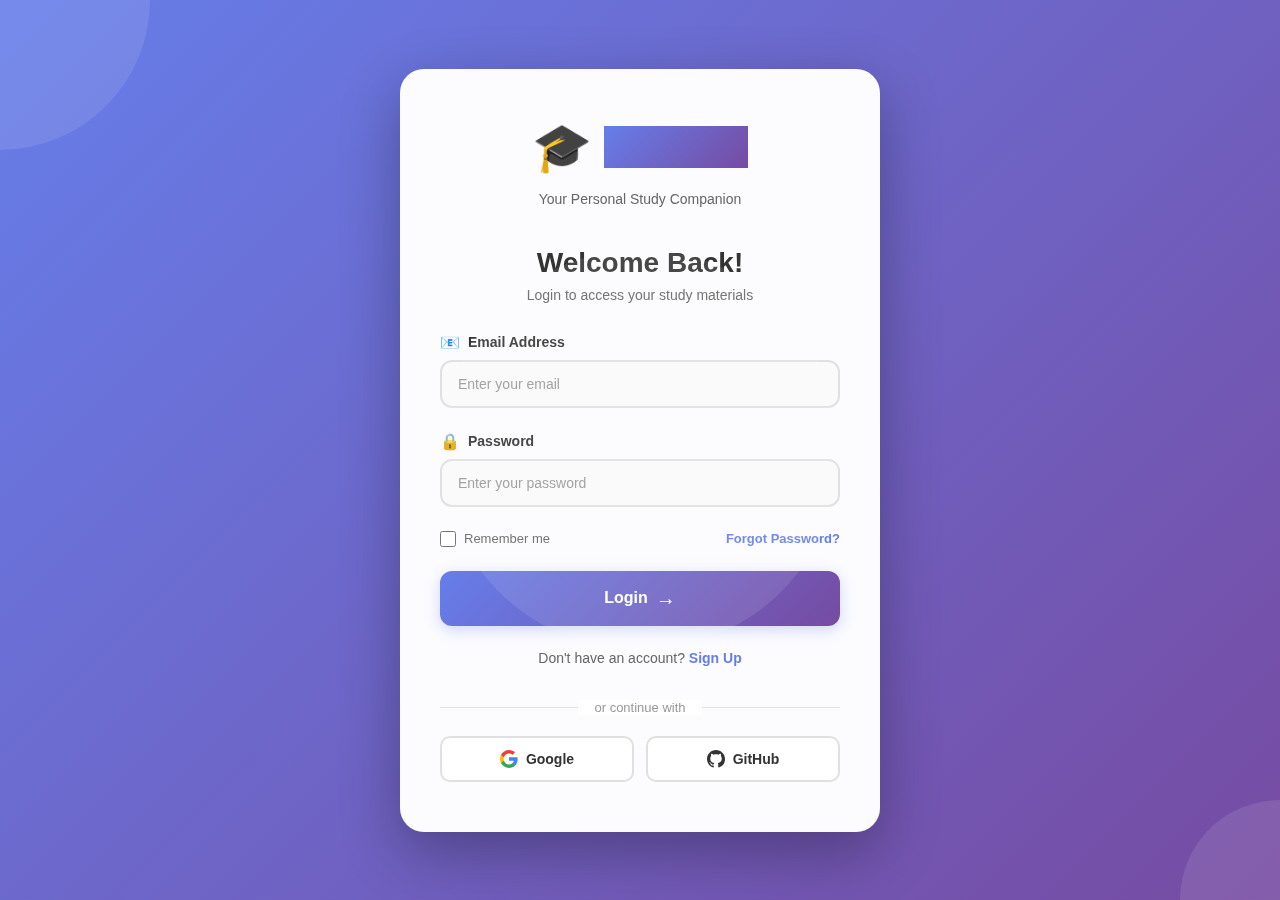
<file: index.html>
<!DOCTYPE html>
<html lang="en">
<head>
    <meta charset="UTF-8">
    <meta name="viewport" content="width=device-width, initial-scale=1.0">
    <title>UniVault - Your Study Companion</title>
    <link rel="stylesheet" href="style.css">
</head>
<body>
    <div class="container">
        <header>
            <div class="logo">
                <span>🎓</span>
                <span>UniVault</span>
            </div>
            <div class="search-bar">
                <span style="margin-right: 10px;">🔍</span>
                <input type="text" placeholder="Search subjects or materials..." id="searchInput">
            </div>
        </header>

        <div class="main-content">
            <!-- Subjects Dashboard -->
            <div id="dashboardView">
                <h1 class="page-title">Your Study Materials</h1>
                <p class="page-subtitle">Select a subject to access PDFs and get help from AI Tutor</p>
                
                <div class="subjects-grid" id="subjectsGrid">
                    <div class="subject-card" data-subject="mathematics">
                        <div class="subject-icon">📐</div>
                        <h3>Mathematics</h3>
                        <p>Calculus, Linear Algebra, Statistics, Differential Equations</p>
                        <span class="pdf-count">12 PDFs</span>
                    </div>
                    
                    <div class="subject-card" data-subject="physics">
                        <div class="subject-icon">⚛️</div>
                        <h3>Physics</h3>
                        <p>Mechanics, Thermodynamics, Quantum Physics, Electromagnetism</p>
                        <span class="pdf-count">15 PDFs</span>
                    </div>
                    
                    <div class="subject-card" data-subject="computer-science">
                        <div class="subject-icon">💻</div>
                        <h3>Computer Science</h3>
                        <p>Data Structures, Algorithms, AI/ML, Database Systems</p>
                        <span class="pdf-count">18 PDFs</span>
                    </div>
                    
                    <div class="subject-card" data-subject="chemistry">
                        <div class="subject-icon">🧪</div>
                        <h3>Chemistry</h3>
                        <p>Organic Chemistry, Inorganic, Physical Chemistry</p>
                        <span class="pdf-count">10 PDFs</span>
                    </div>

                    <div class="subject-card" data-subject="biology">
                        <div class="subject-icon">🧬</div>
                        <h3>Biology</h3>
                        <p>Cell Biology, Genetics, Microbiology, Ecology</p>
                        <span class="pdf-count">14 PDFs</span>
                    </div>

                    <div class="subject-card" data-subject="engineering">
                        <div class="subject-icon">⚙️</div>
                        <h3>Engineering</h3>
                        <p>Mechanical, Electrical, Civil, Software Engineering</p>
                        <span class="pdf-count">20 PDFs</span>
                    </div>
                </div>
            </div>

            <!-- Subject Detail View -->
            <div id="subjectDetailView" class="subject-detail">
                <button class="back-btn" id="backBtn">← Back to Subjects</button>
                
                <div class="subject-header">
                    <span class="icon" id="subjectIcon"></span>
                    <div>
                        <h2 id="subjectTitle"></h2>
                        <p class="page-subtitle" id="subjectDesc"></p>
                    </div>
                </div>

                <h3 style="margin-bottom: 20px; color: #333;">Available Study Materials</h3>
                <div class="pdf-grid" id="pdfGrid">
                    <!-- PDFs will be loaded here -->
                </div>

                <!-- AI Tutor Section -->
                <div class="ai-section">
                    <div class="ai-header">
                        <span class="ai-icon">🤖</span>
                        <h3>AI Tutor - Gemini</h3>
                        <span class="status">● Online</span>
                    </div>
                    
                    <div class="chat-container">
                        <div class="chat-messages" id="chatMessages">
                            <div class="message ai">
                                <div class="message-avatar">🤖</div>
                                <div class="message-content">
                                    Hello! I'm your AI tutor powered by Google Gemini. I can help you understand concepts, solve problems, and answer questions about your study materials. How can I assist you today?
                                </div>
                            </div>
                        </div>
                        
                        <div class="chat-input-area">
                            <input type="text" id="chatInput" placeholder="Ask me anything about your studies...">
                            <button class="send-btn" id="sendBtn">Send</button>
                        </div>
                    </div>
                </div>
            </div>
        </div>
    </div>

    <script src="script.js"></script>
</body>
</html>
</file>
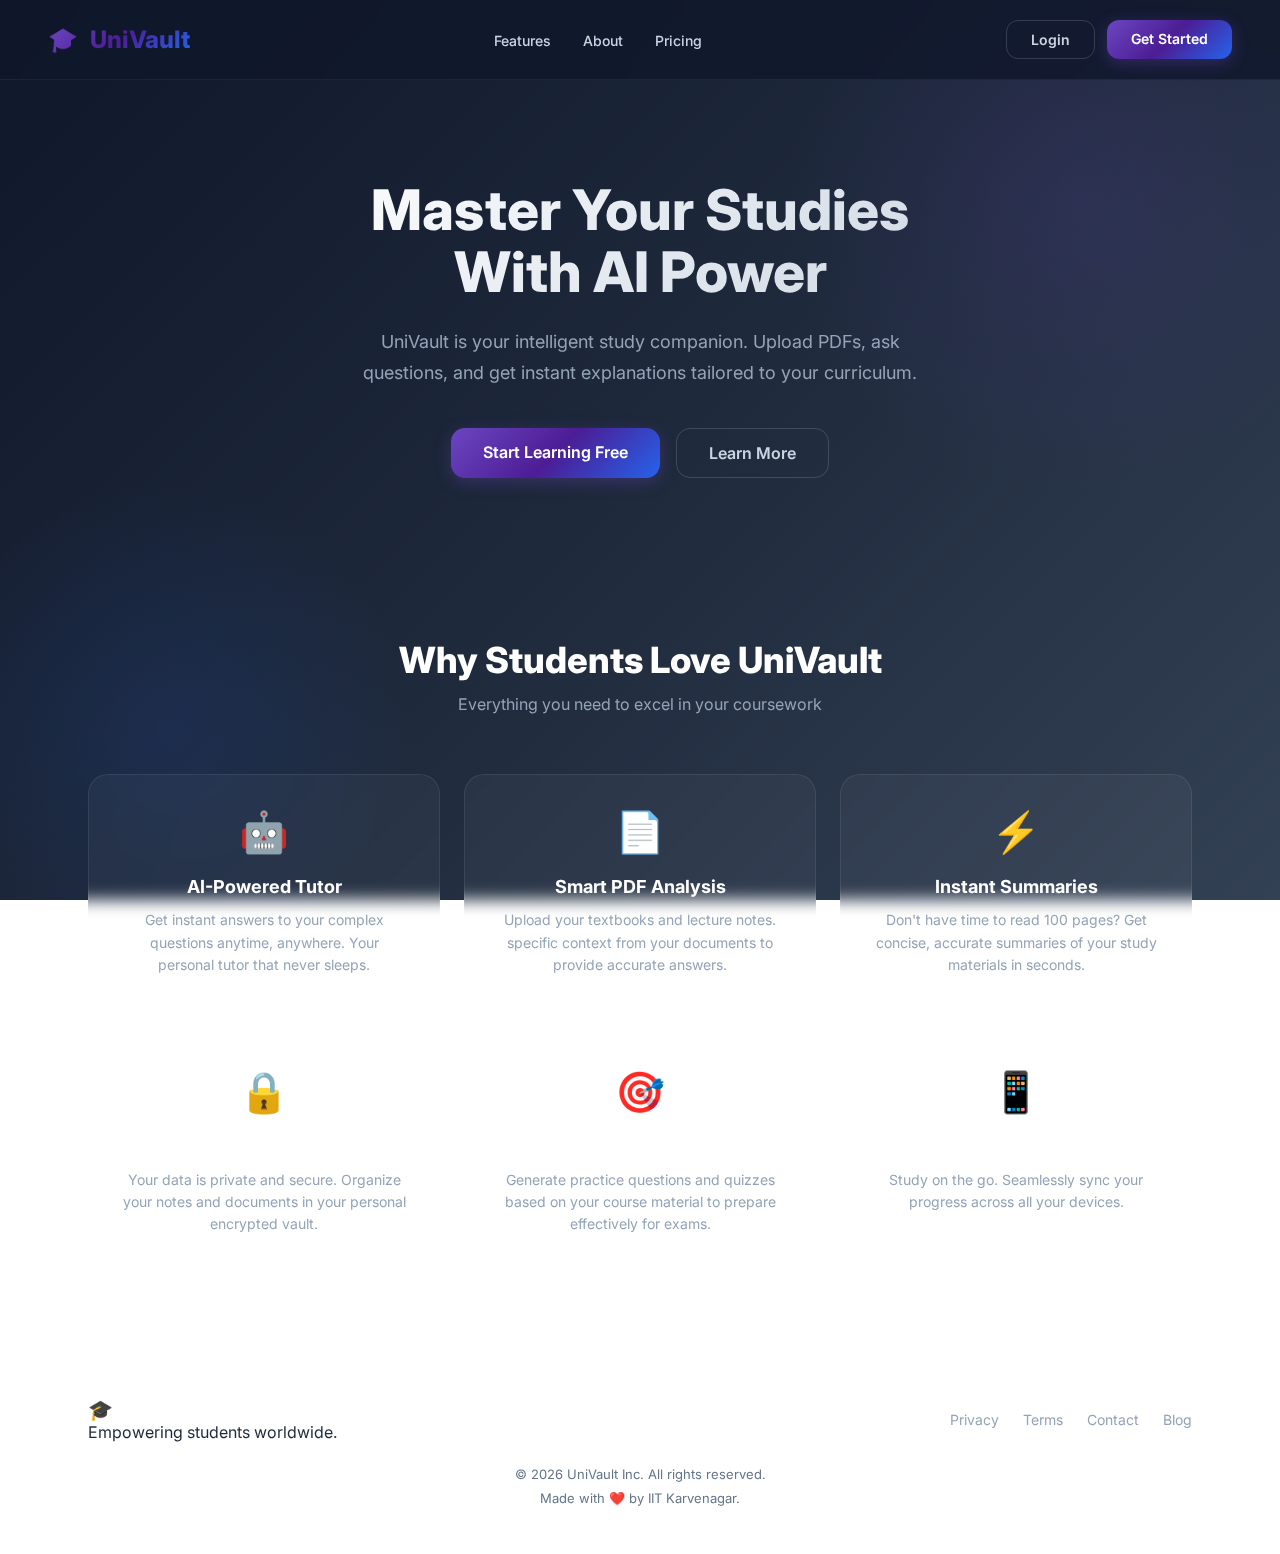
<file: client/index.html>
<!DOCTYPE html>
<html lang="en">

<head>
    <meta charset="UTF-8">
    <meta name="viewport" content="width=device-width, initial-scale=1.0">
    <title>UniVault - AI Study Companion</title>
    <link rel="stylesheet" href="assets/style.css">
    <link href="https://fonts.googleapis.com/css2?family=Inter:wght@400;500;600;700;800&display=swap" rel="stylesheet">
</head>

<body>
    <div class="background-wrapper"></div>

    <nav class="navbar">
        <a href="#" class="logo">
            <span>🎓</span>
            <span>UniVault</span>
        </a>
        <ul class="nav-links">
            <li><a href="#features">Features</a></li>
            <li><a href="#about">About</a></li>
            <li><a href="#pricing">Pricing</a></li>
        </ul>
        <div class="auth-buttons">
            <a href="../auth/login.html" class="btn btn-login">Login</a>
            <a href="../auth/login.html#register" class="btn btn-signup">Get Started</a>
        </div>
    </nav>

    <section class="hero">
        <h1>Master Your Studies<br>With AI Power</h1>
        <p>UniVault is your intelligent study companion. Upload PDFs, ask questions, and get instant explanations
            tailored to your curriculum.</p>
        <div class="cta-group">
            <a href="../auth/login.html#register" class="btn btn-signup hero-btn">Start Learning Free</a>
            <a href="#features" class="btn btn-login hero-btn">Learn More</a>
        </div>
    </section>

    <section id="features" class="features">
        <div class="section-header">
            <h2>Why Students Love UniVault</h2>
            <p>Everything you need to excel in your coursework</p>
        </div>

        <div class="features-grid">
            <div class="feature-card">
                <span class="feature-icon">🤖</span>
                <h3>AI-Powered Tutor</h3>
                <p>Get instant answers to your complex questions anytime, anywhere. Your personal tutor that never
                    sleeps.</p>
            </div>
            <div class="feature-card">
                <span class="feature-icon">📄</span>
                <h3>Smart PDF Analysis</h3>
                <p>Upload your textbooks and lecture notes. specific context from your documents to provide accurate
                    answers.</p>
            </div>
            <div class="feature-card">
                <span class="feature-icon">⚡</span>
                <h3>Instant Summaries</h3>
                <p>Don't have time to read 100 pages? Get concise, accurate summaries of your study materials in
                    seconds.</p>
            </div>
            <div class="feature-card">
                <span class="feature-icon">🔒</span>
                <h3>Secure Vault</h3>
                <p>Your data is private and secure. Organize your notes and documents in your personal encrypted vault.
                </p>
            </div>
            <div class="feature-card">
                <span class="feature-icon">🎯</span>
                <h3>Exam Prep</h3>
                <p>Generate practice questions and quizzes based on your course material to prepare effectively for
                    exams.</p>
            </div>
            <div class="feature-card">
                <span class="feature-icon">📱</span>
                <h3>Access Anywhere</h3>
                <p>Study on the go. Seamlessly sync your progress across all your devices.</p>
            </div>
        </div>
    </section>

    <footer>
        <div class="footer-content">
            <div class="footer-brand">
                <a href="#" class="footer-logo">🎓 UniVault</a>
                <p style="color: var(--text-secondary-light);">Empowering students worldwide.</p>
            </div>
            <div class="footer-links">
                <a href="#">Privacy</a>
                <a href="#">Terms</a>
                <a href="#">Contact</a>
                <a href="#">Blog</a>
            </div>
        </div>
        <div class="copyright">
            &copy; 2026 UniVault Inc. All rights reserved.
        </div>
        <div class="made-with">
            Made with ❤️ by IIT Karvenagar.
        </div>
    </footer>
</body>

</html>
</file>
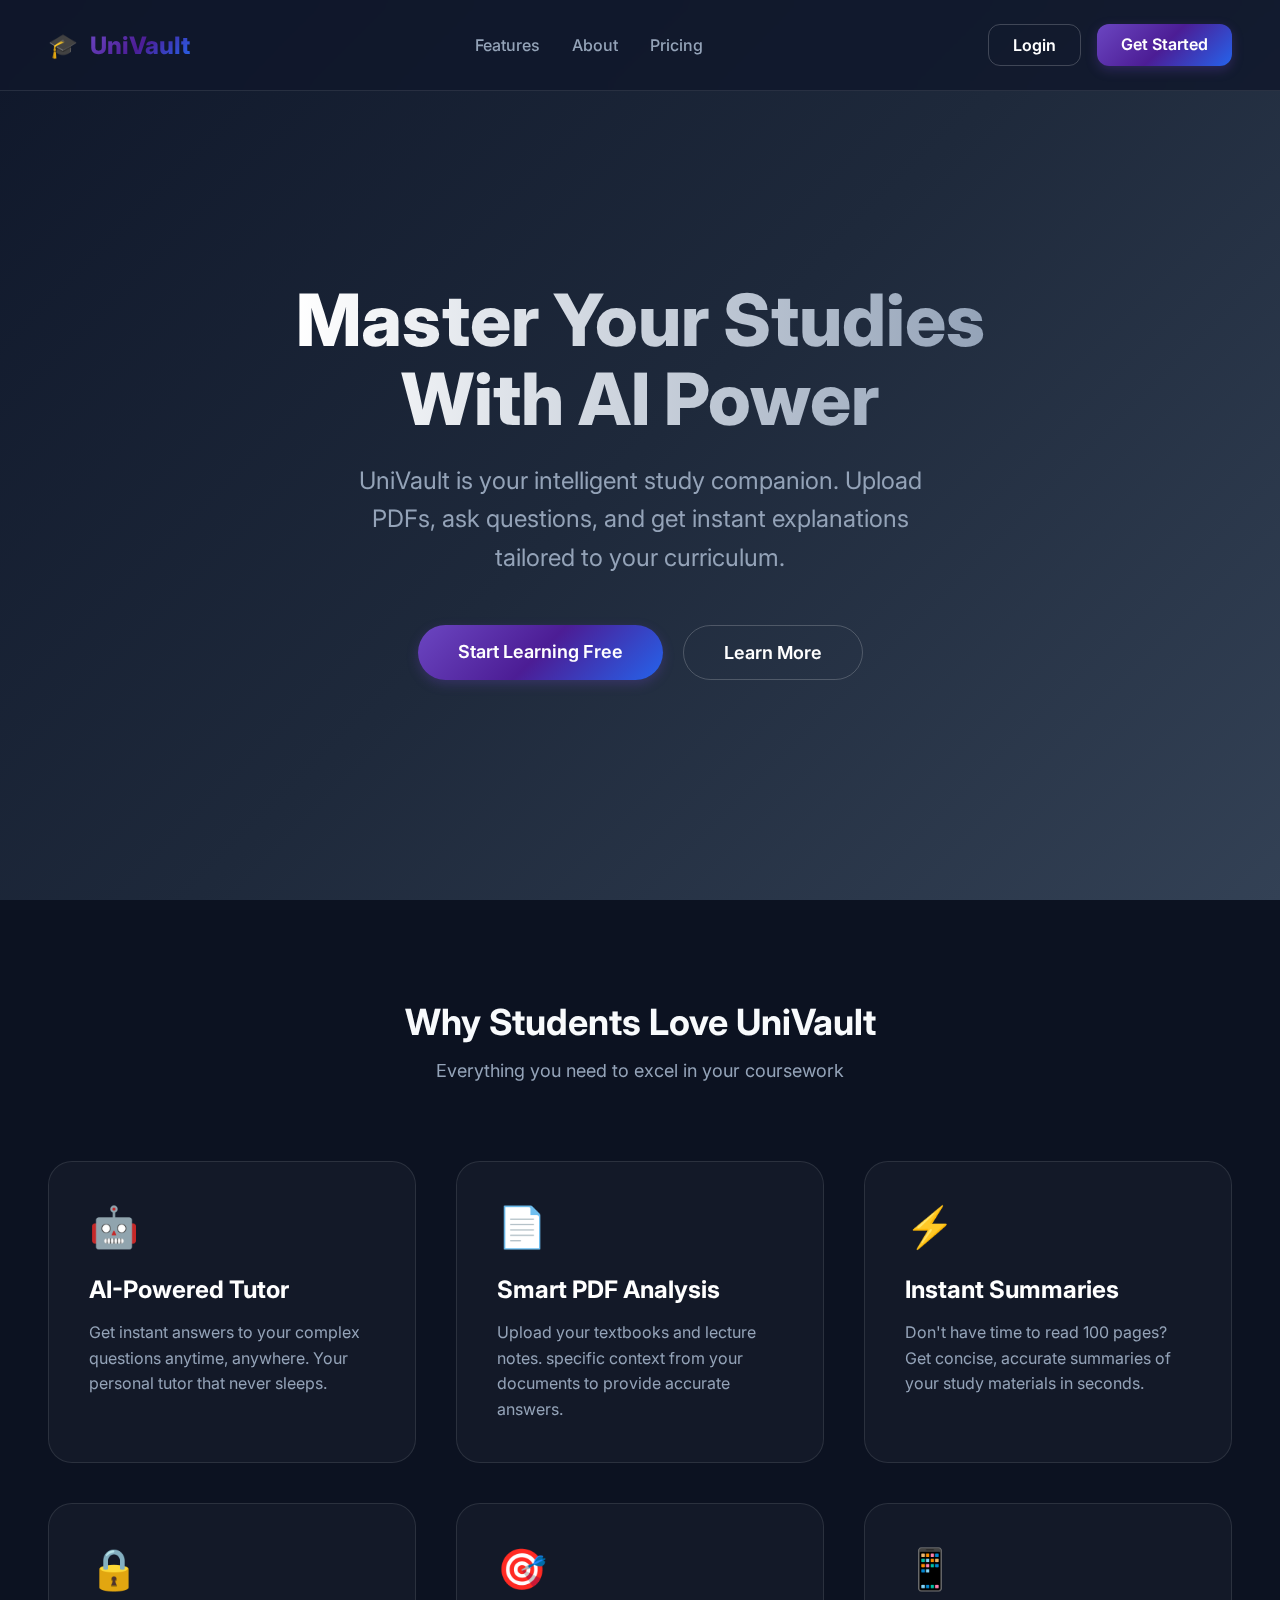
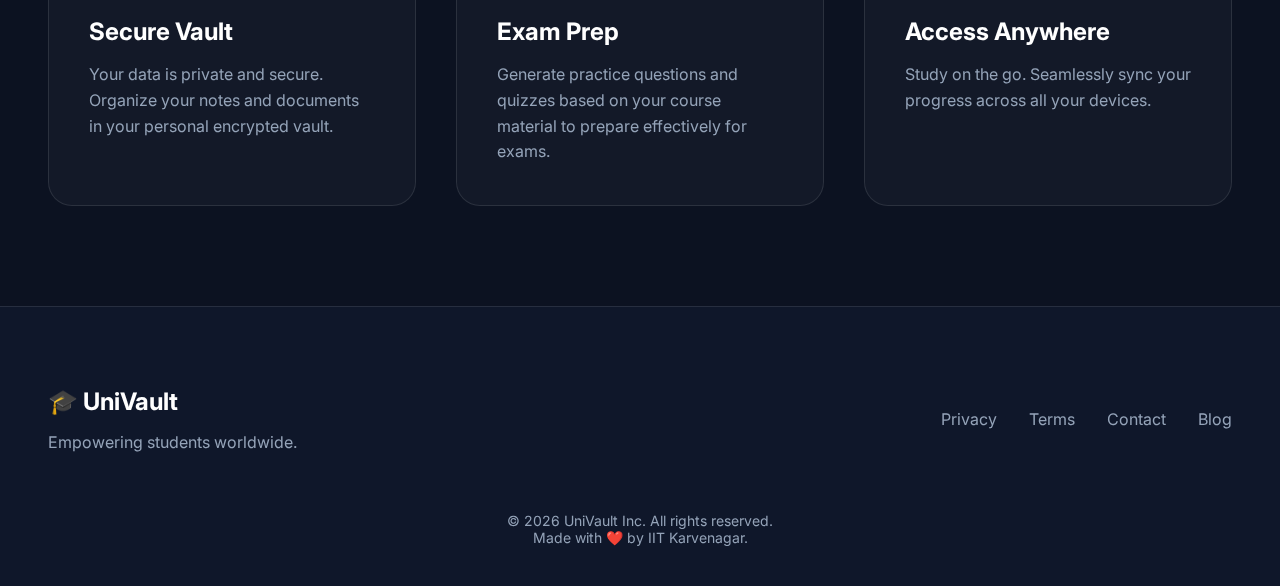
<file: home/index.html>
<!DOCTYPE html>
<html lang="en">

<head>
    <meta charset="UTF-8">
    <meta name="viewport" content="width=device-width, initial-scale=1.0">
    <title>UniVault - AI Study Companion</title>
    <link rel="stylesheet" href="style.css">
    <link href="https://fonts.googleapis.com/css2?family=Inter:wght@400;500;600;700;800&display=swap" rel="stylesheet">
</head>

<body>
    <div class="background-wrapper"></div>

    <nav class="navbar">
        <a href="#" class="logo">
            <span>🎓</span>
            <span>UniVault</span>
        </a>
        <ul class="nav-links">
            <li><a href="#features">Features</a></li>
            <li><a href="#about">About</a></li>
            <li><a href="#pricing">Pricing</a></li>
        </ul>
        <div class="auth-buttons">
            <a href="../auth/login.html" class="btn btn-login">Login</a>
            <a href="../auth/login.html#register" class="btn btn-signup">Get Started</a>
        </div>
    </nav>

    <section class="hero">
        <h1>Master Your Studies<br>With AI Power</h1>
        <p>UniVault is your intelligent study companion. Upload PDFs, ask questions, and get instant explanations
            tailored to your curriculum.</p>
        <div class="cta-group">
            <a href="../auth/login.html#register" class="btn btn-signup hero-btn">Start Learning Free</a>
            <a href="#features" class="btn btn-login hero-btn">Learn More</a>
        </div>
    </section>

    <section id="features" class="features">
        <div class="section-header">
            <h2>Why Students Love UniVault</h2>
            <p>Everything you need to excel in your coursework</p>
        </div>

        <div class="features-grid">
            <div class="feature-card">
                <span class="feature-icon">🤖</span>
                <h3>AI-Powered Tutor</h3>
                <p>Get instant answers to your complex questions anytime, anywhere. Your personal tutor that never
                    sleeps.</p>
            </div>
            <div class="feature-card">
                <span class="feature-icon">📄</span>
                <h3>Smart PDF Analysis</h3>
                <p>Upload your textbooks and lecture notes. specific context from your documents to provide accurate
                    answers.</p>
            </div>
            <div class="feature-card">
                <span class="feature-icon">⚡</span>
                <h3>Instant Summaries</h3>
                <p>Don't have time to read 100 pages? Get concise, accurate summaries of your study materials in
                    seconds.</p>
            </div>
            <div class="feature-card">
                <span class="feature-icon">🔒</span>
                <h3>Secure Vault</h3>
                <p>Your data is private and secure. Organize your notes and documents in your personal encrypted vault.
                </p>
            </div>
            <div class="feature-card">
                <span class="feature-icon">🎯</span>
                <h3>Exam Prep</h3>
                <p>Generate practice questions and quizzes based on your course material to prepare effectively for
                    exams.</p>
            </div>
            <div class="feature-card">
                <span class="feature-icon">📱</span>
                <h3>Access Anywhere</h3>
                <p>Study on the go. Seamlessly sync your progress across all your devices.</p>
            </div>
        </div>
    </section>

    <footer>
        <div class="footer-content">
            <div class="footer-brand">
                <a href="#" class="footer-logo">🎓 UniVault</a>
                <p style="color: var(--text-secondary-light);">Empowering students worldwide.</p>
            </div>
            <div class="footer-links">
                <a href="#">Privacy</a>
                <a href="#">Terms</a>
                <a href="#">Contact</a>
                <a href="#">Blog</a>
            </div>
        </div>
        <div class="copyright">
            &copy; 2026 UniVault Inc. All rights reserved.
        </div>
        <div class="made-with">
            Made with ❤️ by IIT Karvenagar.
        </div>
    </footer>
</body>

</html>
</file>
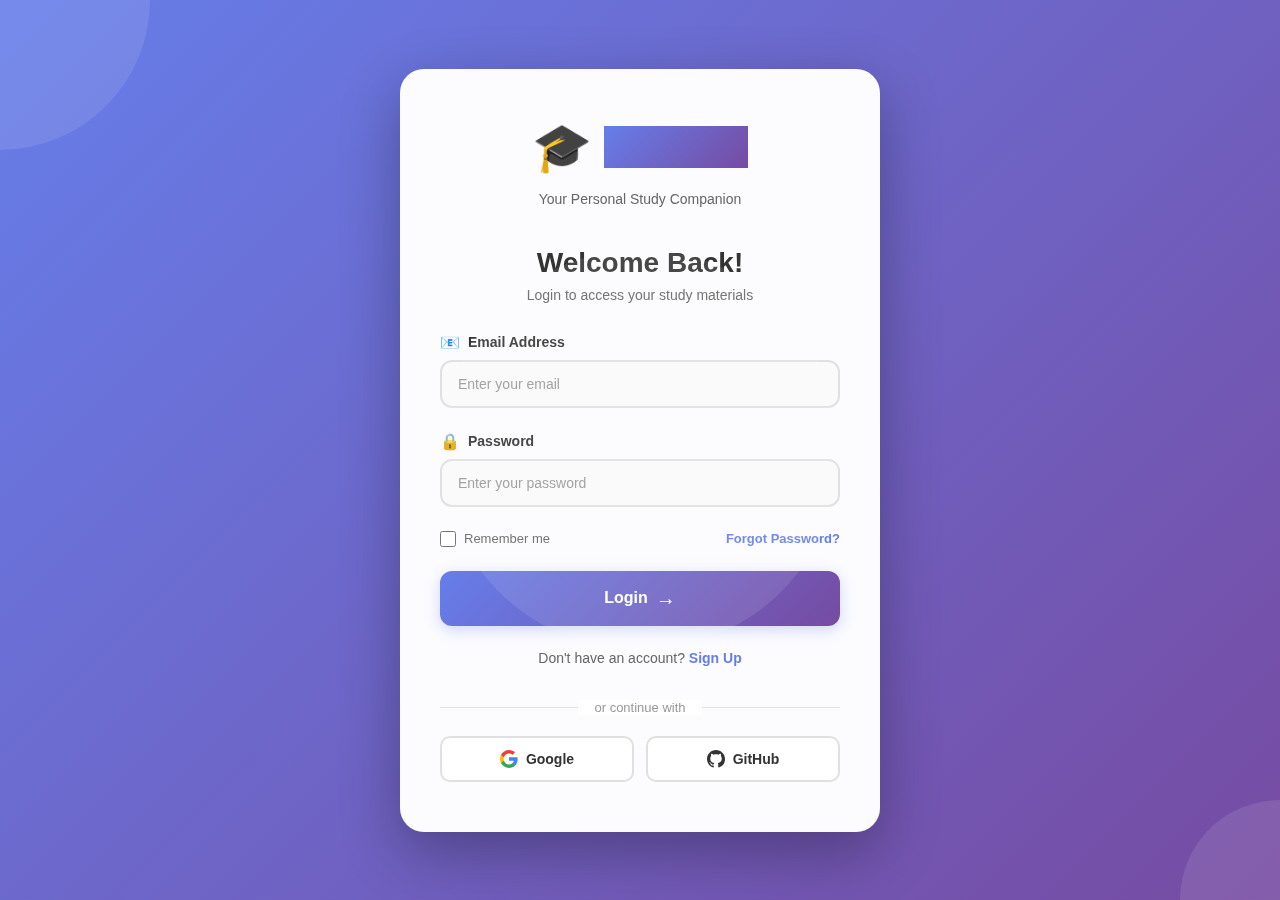
<file: login.html>
<!DOCTYPE html>
<html lang="en">
<head>
    <meta charset="UTF-8">
    <meta name="viewport" content="width=device-width, initial-scale=1.0">
    <title>UniVault - Login & Register</title>
    <link rel="stylesheet" href="auth.css">
</head>
<body>
    <div class="auth-container">
        <div class="auth-box">
            <div class="logo-section">
                <div class="logo">
                    <span class="logo-icon">🎓</span>
                    <span class="logo-text">UniVault</span>
                </div>
                <p class="tagline">Your Personal Study Companion</p>
            </div>

            <!-- Login Form -->
            <div id="loginForm" class="form-container active">
                <h2 class="form-title">Welcome Back!</h2>
                <p class="form-subtitle">Login to access your study materials</p>

                <div id="loginMessage" class="message-box"></div>

                <form id="loginFormElement">
                    <div class="form-group">
                        <label for="loginEmail">
                            <span class="label-icon">📧</span>
                            Email Address
                        </label>
                        <input 
                            type="email" 
                            id="loginEmail" 
                            placeholder="Enter your email"
                            required
                        >
                    </div>

                    <div class="form-group">
                        <label for="loginPassword">
                            <span class="label-icon">🔒</span>
                            Password
                        </label>
                        <input 
                            type="password" 
                            id="loginPassword" 
                            placeholder="Enter your password"
                            required
                        >
                    </div>

                    <div class="form-options">
                        <label class="remember-me">
                            <input type="checkbox" id="rememberMe">
                            <span>Remember me</span>
                        </label>
                        <a href="#" class="forgot-password">Forgot Password?</a>
                    </div>

                    <button type="submit" class="btn btn-primary">
                        <span>Login</span>
                        <span class="btn-icon">→</span>
                    </button>
                </form>

                <div class="form-footer">
                    <p>Don't have an account? 
                        <a href="#" id="showRegister" class="toggle-link">Sign Up</a>
                    </p>
                </div>
            </div>

            <!-- Register Form -->
            <div id="registerForm" class="form-container">
                <h2 class="form-title">Create Account</h2>
                <p class="form-subtitle">Join UniVault and start learning today</p>

                <div id="registerMessage" class="message-box"></div>

                <form id="registerFormElement">
                    <div class="form-group">
                        <label for="registerName">
                            <span class="label-icon">👤</span>
                            Full Name
                        </label>
                        <input 
                            type="text" 
                            id="registerName" 
                            placeholder="Enter your full name"
                            required
                        >
                    </div>

                    <div class="form-group">
                        <label for="registerEmail">
                            <span class="label-icon">📧</span>
                            Email Address
                        </label>
                        <input 
                            type="email" 
                            id="registerEmail" 
                            placeholder="Enter your email"
                            required
                        >
                    </div>

                    <div class="form-group">
                        <label for="registerPassword">
                            <span class="label-icon">🔒</span>
                            Password
                        </label>
                        <input 
                            type="password" 
                            id="registerPassword" 
                            placeholder="Create a strong password"
                            required
                            minlength="6"
                        >
                    </div>

                    <div class="form-group">
                        <label for="confirmPassword">
                            <span class="label-icon">🔒</span>
                            Confirm Password
                        </label>
                        <input 
                            type="password" 
                            id="confirmPassword" 
                            placeholder="Confirm your password"
                            required
                            minlength="6"
                        >
                    </div>

                    <div class="form-options">
                        <label class="remember-me">
                            <input type="checkbox" id="agreeTerms" required>
                            <span>I agree to the <a href="#" class="terms-link">Terms & Conditions</a></span>
                        </label>
                    </div>

                    <button type="submit" class="btn btn-primary">
                        <span>Create Account</span>
                        <span class="btn-icon">→</span>
                    </button>
                </form>

                <div class="form-footer">
                    <p>Already have an account? 
                        <a href="#" id="showLogin" class="toggle-link">Login</a>
                    </p>
                </div>
            </div>

            <!-- Social Login Options -->
            <div class="social-login">
                <div class="divider">
                    <span>or continue with</span>
                </div>
                <div class="social-buttons">
                    <button class="social-btn google-btn">
                        <svg width="18" height="18" viewBox="0 0 18 18">
                            <path fill="#4285F4" d="M17.64 9.2c0-.637-.057-1.251-.164-1.84H9v3.481h4.844c-.209 1.125-.843 2.078-1.796 2.717v2.258h2.908c1.702-1.567 2.684-3.874 2.684-6.615z"/>
                            <path fill="#34A853" d="M9.003 18c2.43 0 4.467-.806 5.956-2.18L12.05 13.56c-.806.54-1.836.86-3.047.86-2.344 0-4.328-1.584-5.036-3.711H.96v2.332C2.44 15.983 5.485 18 9.003 18z"/>
                            <path fill="#FBBC05" d="M3.964 10.712c-.18-.54-.282-1.117-.282-1.71 0-.593.102-1.17.282-1.71V4.96H.957C.347 6.175 0 7.55 0 9.002c0 1.452.348 2.827.957 4.042l3.007-2.332z"/>
                            <path fill="#EA4335" d="M9.003 3.58c1.321 0 2.508.454 3.44 1.345l2.582-2.58C13.464.891 11.426 0 9.003 0 5.485 0 2.44 2.017.96 4.958L3.967 7.29c.708-2.127 2.692-3.71 5.036-3.71z"/>
                        </svg>
                        Google
                    </button>
                    <button class="social-btn github-btn">
                        <svg width="18" height="18" viewBox="0 0 16 16" fill="currentColor">
                            <path d="M8 0C3.58 0 0 3.58 0 8c0 3.54 2.29 6.53 5.47 7.59.4.07.55-.17.55-.38 0-.19-.01-.82-.01-1.49-2.01.37-2.53-.49-2.69-.94-.09-.23-.48-.94-.82-1.13-.28-.15-.68-.52-.01-.53.63-.01 1.08.58 1.23.82.72 1.21 1.87.87 2.33.66.07-.52.28-.87.51-1.07-1.78-.2-3.64-.89-3.64-3.95 0-.87.31-1.59.82-2.15-.08-.2-.36-1.02.08-2.12 0 0 .67-.21 2.2.82.64-.18 1.32-.27 2-.27.68 0 1.36.09 2 .27 1.53-1.04 2.2-.82 2.2-.82.44 1.1.16 1.92.08 2.12.51.56.82 1.27.82 2.15 0 3.07-1.87 3.75-3.65 3.95.29.25.54.73.54 1.48 0 1.07-.01 1.93-.01 2.2 0 .21.15.46.55.38A8.013 8.013 0 0016 8c0-4.42-3.58-8-8-8z"/>
                        </svg>
                        GitHub
                    </button>
                </div>
            </div>
        </div>

        <!-- Decorative Background -->
        <div class="background-decoration">
            <div class="circle circle-1"></div>
            <div class="circle circle-2"></div>
            <div class="circle circle-3"></div>
        </div>
    </div>

    <script src="auth.js"></script>
</body>
</html>
</file>
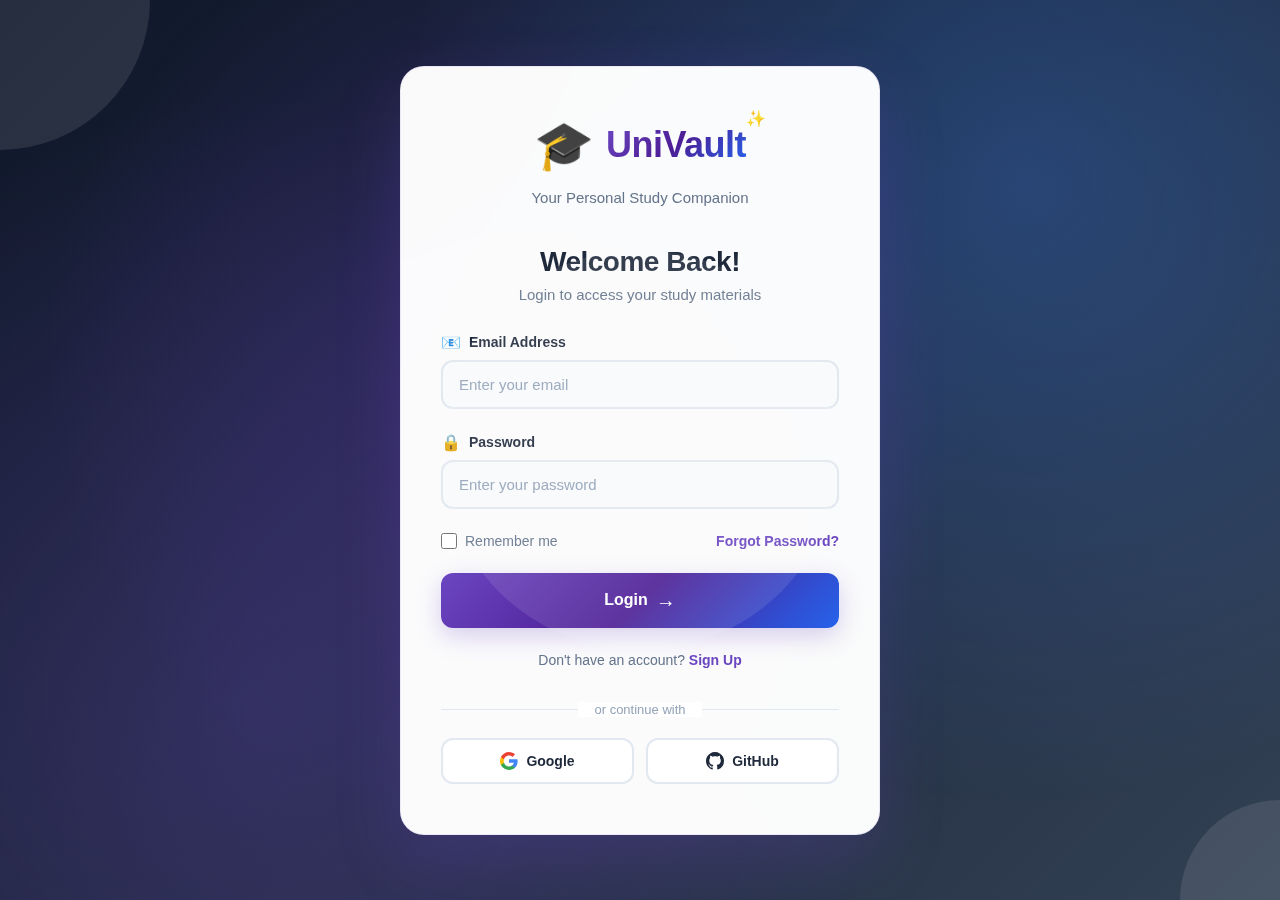
<file: auth/login.html>
<!DOCTYPE html>
<html lang="en">

<head>
    <meta charset="UTF-8">
    <meta name="viewport" content="width=device-width, initial-scale=1.0">
    <title>UniVault - Login & Register</title>
    <link rel="stylesheet" href="style.css">
</head>

<body>
    <div class="auth-container">
        <div class="auth-box">
            <div class="logo-section">
                <div class="logo">
                    <span class="logo-icon">🎓</span>
                    <span class="logo-text">UniVault</span>
                </div>
                <p class="tagline">Your Personal Study Companion</p>
            </div>

            <!-- Login Form -->
            <div id="loginForm" class="form-container active">
                <h2 class="form-title">Welcome Back!</h2>
                <p class="form-subtitle">Login to access your study materials</p>

                <div id="loginMessage" class="message-box"></div>

                <form id="loginFormElement">
                    <div class="form-group">
                        <label for="loginEmail">
                            <span class="label-icon">📧</span>
                            Email Address
                        </label>
                        <input type="email" id="loginEmail" placeholder="Enter your email" required>
                    </div>

                    <div class="form-group">
                        <label for="loginPassword">
                            <span class="label-icon">🔒</span>
                            Password
                        </label>
                        <input type="password" id="loginPassword" placeholder="Enter your password" required>
                    </div>

                    <div class="form-options">
                        <label class="remember-me">
                            <input type="checkbox" id="rememberMe">
                            <span>Remember me</span>
                        </label>
                        <a href="#" class="forgot-password">Forgot Password?</a>
                    </div>

                    <button type="submit" class="btn btn-primary">
                        <span>Login</span>
                        <span class="btn-icon">→</span>
                    </button>
                </form>

                <div class="form-footer">
                    <p>Don't have an account?
                        <a href="#" id="showRegister" class="toggle-link">Sign Up</a>
                    </p>
                </div>
            </div>

            <!-- Register Form -->
            <div id="registerForm" class="form-container">
                <h2 class="form-title">Create Account</h2>
                <p class="form-subtitle">Join UniVault and start learning today</p>

                <div id="registerMessage" class="message-box"></div>

                <form id="registerFormElement">
                    <div class="form-group">
                        <label for="registerName">
                            <span class="label-icon">👤</span>
                            Full Name
                        </label>
                        <input type="text" id="registerName" placeholder="Enter your full name" required>
                    </div>

                    <div class="form-group">
                        <label for="registerEmail">
                            <span class="label-icon">📧</span>
                            Email Address
                        </label>
                        <input type="email" id="registerEmail" placeholder="Enter your email" required>
                    </div>

                    <div class="form-group">
                        <label for="registerPassword">
                            <span class="label-icon">🔒</span>
                            Password
                        </label>
                        <input type="password" id="registerPassword" placeholder="Create a strong password" required
                            minlength="6">
                    </div>

                    <div class="form-group">
                        <label for="confirmPassword">
                            <span class="label-icon">🔒</span>
                            Confirm Password
                        </label>
                        <input type="password" id="confirmPassword" placeholder="Confirm your password" required
                            minlength="6">
                    </div>

                    <div class="form-options">
                        <label class="remember-me">
                            <input type="checkbox" id="agreeTerms" required>
                            <span>I agree to the <a href="#" class="terms-link">Terms & Conditions</a></span>
                        </label>
                    </div>

                    <button type="submit" class="btn btn-primary">
                        <span>Create Account</span>
                        <span class="btn-icon">→</span>
                    </button>
                </form>

                <div class="form-footer">
                    <p>Already have an account?
                        <a href="#" id="showLogin" class="toggle-link">Login</a>
                    </p>
                </div>
            </div>

            <!-- Social Login Options -->
            <div class="social-login">
                <div class="divider">
                    <span>or continue with</span>
                </div>
                <div class="social-buttons">
                    <button class="social-btn google-btn">
                        <svg width="18" height="18" viewBox="0 0 18 18">
                            <path fill="#4285F4"
                                d="M17.64 9.2c0-.637-.057-1.251-.164-1.84H9v3.481h4.844c-.209 1.125-.843 2.078-1.796 2.717v2.258h2.908c1.702-1.567 2.684-3.874 2.684-6.615z" />
                            <path fill="#34A853"
                                d="M9.003 18c2.43 0 4.467-.806 5.956-2.18L12.05 13.56c-.806.54-1.836.86-3.047.86-2.344 0-4.328-1.584-5.036-3.711H.96v2.332C2.44 15.983 5.485 18 9.003 18z" />
                            <path fill="#FBBC05"
                                d="M3.964 10.712c-.18-.54-.282-1.117-.282-1.71 0-.593.102-1.17.282-1.71V4.96H.957C.347 6.175 0 7.55 0 9.002c0 1.452.348 2.827.957 4.042l3.007-2.332z" />
                            <path fill="#EA4335"
                                d="M9.003 3.58c1.321 0 2.508.454 3.44 1.345l2.582-2.58C13.464.891 11.426 0 9.003 0 5.485 0 2.44 2.017.96 4.958L3.967 7.29c.708-2.127 2.692-3.71 5.036-3.71z" />
                        </svg>
                        Google
                    </button>
                    <button class="social-btn github-btn">
                        <svg width="18" height="18" viewBox="0 0 16 16" fill="currentColor">
                            <path
                                d="M8 0C3.58 0 0 3.58 0 8c0 3.54 2.29 6.53 5.47 7.59.4.07.55-.17.55-.38 0-.19-.01-.82-.01-1.49-2.01.37-2.53-.49-2.69-.94-.09-.23-.48-.94-.82-1.13-.28-.15-.68-.52-.01-.53.63-.01 1.08.58 1.23.82.72 1.21 1.87.87 2.33.66.07-.52.28-.87.51-1.07-1.78-.2-3.64-.89-3.64-3.95 0-.87.31-1.59.82-2.15-.08-.2-.36-1.02.08-2.12 0 0 .67-.21 2.2.82.64-.18 1.32-.27 2-.27.68 0 1.36.09 2 .27 1.53-1.04 2.2-.82 2.2-.82.44 1.1.16 1.92.08 2.12.51.56.82 1.27.82 2.15 0 3.07-1.87 3.75-3.65 3.95.29.25.54.73.54 1.48 0 1.07-.01 1.93-.01 2.2 0 .21.15.46.55.38A8.013 8.013 0 0016 8c0-4.42-3.58-8-8-8z" />
                        </svg>
                        GitHub
                    </button>
                </div>
            </div>
        </div>

        <!-- Decorative Background -->
        <div class="background-decoration">
            <div class="circle circle-1"></div>
            <div class="circle circle-2"></div>
            <div class="circle circle-3"></div>
        </div>
    </div>

    <script src="script.js"></script>
</body>

</html>
</file>
<file: style.css>
* {
    margin: 0;
    padding: 0;
    box-sizing: border-box;
}

body {
    font-family: 'Segoe UI', Tahoma, Geneva, Verdana, sans-serif;
    background: linear-gradient(135deg, #667eea 0%, #764ba2 100%);
    min-height: 100vh;
}

.container {
    max-width: 1200px;
    margin: 0 auto;
    padding: 20px;
}

header {
    background: rgba(255, 255, 255, 0.95);
    padding: 20px 30px;
    border-radius: 15px;
    margin-bottom: 30px;
    box-shadow: 0 8px 32px rgba(0, 0, 0, 0.1);
    display: flex;
    justify-content: space-between;
    align-items: center;
}

.logo {
    font-size: 32px;
    font-weight: bold;
    background: linear-gradient(135deg, #667eea 0%, #764ba2 100%);
    -webkit-background-clip: text;
    -webkit-text-fill-color: transparent;
    display: flex;
    align-items: center;
    gap: 10px;
}

.search-bar {
    display: flex;
    align-items: center;
    background: #f5f5f5;
    padding: 10px 15px;
    border-radius: 25px;
    width: 300px;
}

.search-bar input {
    border: none;
    background: none;
    outline: none;
    width: 100%;
    font-size: 14px;
}

.main-content {
    background: rgba(255, 255, 255, 0.95);
    padding: 40px;
    border-radius: 15px;
    box-shadow: 0 8px 32px rgba(0, 0, 0, 0.1);
    min-height: 600px;
}

.page-title {
    font-size: 36px;
    margin-bottom: 10px;
    color: #333;
}

.page-subtitle {
    color: #666;
    margin-bottom: 40px;
    font-size: 16px;
}

.subjects-grid {
    display: grid;
    grid-template-columns: repeat(auto-fill, minmax(280px, 1fr));
    gap: 25px;
    margin-bottom: 40px;
}

.subject-card {
    background: linear-gradient(135deg, #ffffff 0%, #f8f9ff 100%);
    padding: 30px;
    border-radius: 15px;
    box-shadow: 0 4px 15px rgba(0, 0, 0, 0.08);
    cursor: pointer;
    transition: all 0.3s ease;
    border: 2px solid transparent;
    position: relative;
    overflow: hidden;
}

.subject-card::before {
    content: '';
    position: absolute;
    top: 0;
    left: 0;
    width: 100%;
    height: 5px;
    background: linear-gradient(135deg, #667eea 0%, #764ba2 100%);
}

.subject-card:hover {
    transform: translateY(-8px);
    box-shadow: 0 12px 30px rgba(102, 126, 234, 0.25);
    border-color: #667eea;
}

.subject-icon {
    font-size: 48px;
    margin-bottom: 15px;
}

.subject-card h3 {
    color: #333;
    margin-bottom: 10px;
    font-size: 22px;
}

.subject-card p {
    color: #666;
    font-size: 14px;
    line-height: 1.5;
}

.subject-card .pdf-count {
    display: inline-block;
    margin-top: 15px;
    padding: 5px 12px;
    background: #667eea;
    color: white;
    border-radius: 15px;
    font-size: 12px;
    font-weight: 600;
}

/* Subject Detail View */
.subject-detail {
    display: none;
}

.subject-detail.active {
    display: block;
}

.back-btn {
    background: #6c757d;
    color: white;
    padding: 10px 20px;
    border: none;
    border-radius: 8px;
    cursor: pointer;
    font-size: 14px;
    font-weight: 600;
    margin-bottom: 30px;
    transition: all 0.3s;
}

.back-btn:hover {
    background: #5a6268;
    transform: translateX(-5px);
}

.subject-header {
    display: flex;
    align-items: center;
    gap: 15px;
    margin-bottom: 30px;
    padding-bottom: 20px;
    border-bottom: 2px solid #e0e0e0;
}

.subject-header .icon {
    font-size: 60px;
}

.subject-header h2 {
    font-size: 32px;
    color: #333;
}

.pdf-grid {
    display: grid;
    grid-template-columns: repeat(auto-fill, minmax(250px, 1fr));
    gap: 20px;
    margin-bottom: 40px;
}

.pdf-card {
    background: white;
    padding: 20px;
    border-radius: 12px;
    box-shadow: 0 3px 10px rgba(0, 0, 0, 0.08);
    transition: all 0.3s;
    cursor: pointer;
    border: 2px solid #f0f0f0;
}

.pdf-card:hover {
    transform: translateY(-5px);
    box-shadow: 0 6px 20px rgba(102, 126, 234, 0.2);
    border-color: #667eea;
}

.pdf-icon {
    font-size: 40px;
    margin-bottom: 10px;
}

.pdf-card h4 {
    color: #333;
    margin-bottom: 8px;
    font-size: 16px;
}

.pdf-card .pdf-info {
    color: #999;
    font-size: 12px;
    margin-bottom: 15px;
}

.pdf-card button {
    width: 100%;
    padding: 10px;
    background: linear-gradient(135deg, #667eea 0%, #764ba2 100%);
    color: white;
    border: none;
    border-radius: 8px;
    cursor: pointer;
    font-weight: 600;
    transition: all 0.3s;
}

.pdf-card button:hover {
    transform: scale(1.05);
    box-shadow: 0 4px 15px rgba(102, 126, 234, 0.4);
}

/* AI Chat Section */
.ai-section {
    background: linear-gradient(135deg, #f8f9ff 0%, #ffffff 100%);
    border-radius: 15px;
    padding: 30px;
    box-shadow: 0 4px 15px rgba(0, 0, 0, 0.08);
    border: 2px solid #e8ecff;
}

.ai-header {
    display: flex;
    align-items: center;
    gap: 15px;
    margin-bottom: 25px;
    padding-bottom: 20px;
    border-bottom: 2px solid #e0e0e0;
}

.ai-header .ai-icon {
    font-size: 36px;
}

.ai-header h3 {
    color: #667eea;
    font-size: 24px;
}

.ai-header .status {
    margin-left: auto;
    padding: 6px 15px;
    background: #4caf50;
    color: white;
    border-radius: 20px;
    font-size: 12px;
    font-weight: 600;
}

.chat-container {
    background: white;
    border-radius: 12px;
    border: 2px solid #e8ecff;
    overflow: hidden;
}

.chat-messages {
    height: 400px;
    overflow-y: auto;
    padding: 20px;
    background: #fafbff;
}

.message {
    margin-bottom: 20px;
    display: flex;
    gap: 10px;
    animation: fadeIn 0.3s ease;
}

@keyframes fadeIn {
    from {
        opacity: 0;
        transform: translateY(10px);
    }
    to {
        opacity: 1;
        transform: translateY(0);
    }
}

.message.user {
    flex-direction: row-reverse;
}

.message-avatar {
    width: 35px;
    height: 35px;
    border-radius: 50%;
    display: flex;
    align-items: center;
    justify-content: center;
    font-size: 18px;
    flex-shrink: 0;
}

.message.user .message-avatar {
    background: linear-gradient(135deg, #667eea 0%, #764ba2 100%);
}

.message.ai .message-avatar {
    background: #e8ecff;
}

.message-content {
    max-width: 70%;
    padding: 15px 18px;
    border-radius: 18px;
    line-height: 1.5;
}

.message.user .message-content {
    background: linear-gradient(135deg, #667eea 0%, #764ba2 100%);
    color: white;
    border-bottom-right-radius: 4px;
}

.message.ai .message-content {
    background: white;
    color: #333;
    border: 1px solid #e8ecff;
    border-bottom-left-radius: 4px;
}

.chat-input-area {
    padding: 20px;
    background: white;
    border-top: 2px solid #e8ecff;
    display: flex;
    gap: 10px;
}

.chat-input-area input {
    flex: 1;
    padding: 12px 18px;
    border: 2px solid #e8ecff;
    border-radius: 25px;
    font-size: 14px;
    outline: none;
    transition: border 0.3s;
}

.chat-input-area input:focus {
    border-color: #667eea;
}

.send-btn {
    padding: 12px 25px;
    background: linear-gradient(135deg, #667eea 0%, #764ba2 100%);
    color: white;
    border: none;
    border-radius: 25px;
    cursor: pointer;
    font-weight: 600;
    transition: all 0.3s;
}

.send-btn:hover {
    transform: scale(1.05);
    box-shadow: 0 4px 15px rgba(102, 126, 234, 0.4);
}

.send-btn:disabled {
    opacity: 0.5;
    cursor: not-allowed;
    transform: none;
}

.hidden {
    display: none !important;
}

/* Scrollbar styling */
.chat-messages::-webkit-scrollbar {
    width: 8px;
}

.chat-messages::-webkit-scrollbar-track {
    background: #f1f1f1;
    border-radius: 10px;
}

.chat-messages::-webkit-scrollbar-thumb {
    background: #667eea;
    border-radius: 10px;
}

.chat-messages::-webkit-scrollbar-thumb:hover {
    background: #5568d3;
}

.typing-indicator {
    display: flex;
    gap: 4px;
    padding: 15px;
}

.typing-indicator span {
    width: 8px;
    height: 8px;
    background: #667eea;
    border-radius: 50%;
    animation: bounce 1.4s infinite ease-in-out;
}

.typing-indicator span:nth-child(1) {
    animation-delay: -0.32s;
}

.typing-indicator span:nth-child(2) {
    animation-delay: -0.16s;
}

@keyframes bounce {
    0%, 80%, 100% {
        transform: scale(0);
    }
    40% {
        transform: scale(1);
    }
}
</file>
<file: client/assets/style.css>
* {
  margin: 0;
  padding: 0;
  box-sizing: border-box;
}

:root {
  /* Modern Purple/Blue Palette */
  --primary-gradient: linear-gradient(
    135deg,
    #6b46c1 0%,
    #4c1d95 50%,
    #2563eb 100%
  );
  --bg-gradient: linear-gradient(135deg, #0f172a 0%, #1e293b 50%, #334155 100%);
  --sidebar-bg: rgba(15, 23, 42, 0.95);
  --main-bg: #ffffff;
  --border-color: #e2e8f0;
  --text-primary: #1e293b;
  --text-secondary: #64748b;
  --primary-color: #6b46c1;
  --active-item-bg: rgba(107, 70, 193, 0.1);
}

body {
  font-family: "Inter", sans-serif;
  color: var(--text-primary);
  background: #0f172a;
  /* Fallback */
  height: 100vh;
  overflow: hidden;
  /* App-like feel */
}

.app-container {
  display: flex;
  height: 100vh;
  width: 100%;
}

/* Sidebar Styles */
.sidebar {
  width: 280px;
  background: var(--sidebar-bg);
  color: white;
  display: flex;
  flex-direction: column;
  border-right: 1px solid rgba(255, 255, 255, 0.1);
  backdrop-filter: blur(10px);
  transition: transform 0.3s ease;
}

.sidebar-header {
  padding: 24px;
  border-bottom: 1px solid rgba(255, 255, 255, 0.1);
}

.logo {
  display: flex;
  align-items: center;
  gap: 12px;
  font-size: 24px;
  font-weight: 800;
  background: var(--primary-gradient);
  -webkit-background-clip: text;
  -webkit-text-fill-color: transparent;
  background-clip: text;
  cursor: pointer;
  transition: opacity 0.2s;
}

.logo:hover {
  opacity: 0.9;
}

.sidebar-content {
  flex: 1;
  overflow-y: auto;
  padding: 20px;
}

.sidebar-section {
  margin-bottom: 32px;
}

.sidebar-section h3 {
  font-size: 12px;
  text-transform: uppercase;
  color: #94a3b8;
  margin-bottom: 12px;
  letter-spacing: 1px;
  font-weight: 600;
}

.nav-list {
  display: flex;
  flex-direction: column;
  gap: 8px;
}

.nav-item {
  display: flex;
  align-items: center;
  gap: 12px;
  padding: 12px;
  border-radius: 12px;
  color: #cbd5e1;
  cursor: pointer;
  transition: all 0.2s ease;
  font-size: 14px;
  font-weight: 500;
}

.nav-item:hover {
  background: rgba(255, 255, 255, 0.05);
  color: white;
}

.nav-item.active {
  background: var(--primary-gradient);
  color: white;
  box-shadow: 0 4px 12px rgba(107, 70, 193, 0.3);
}

.nav-icon {
  font-size: 18px;
}

.sidebar-footer {
  padding: 20px;
  border-top: 1px solid rgba(255, 255, 255, 0.1);
  background: rgba(0, 0, 0, 0.2);
}

.user-mini-profile {
  display: flex;
  align-items: center;
  gap: 12px;
}

.user-avatar {
  width: 36px;
  height: 36px;
  border-radius: 50%;
  background: var(--primary-gradient);
  display: flex;
  align-items: center;
  justify-content: center;
  font-weight: 700;
  color: white;
}

.user-info {
  flex: 1;
  display: flex;
  flex-direction: column;
}

.user-name {
  font-weight: 600;
  font-size: 14px;
  color: white;
}

.user-role {
  font-size: 12px;
  color: #94a3b8;
}

.user-mini-profile button {
  background: none;
  border: none;
  color: #94a3b8;
  cursor: pointer;
  font-size: 16px;
  padding: 4px;
  transition: color 0.2s;
}

.user-mini-profile button:hover {
  color: white;
}

/* Main Chat Area */
.main-chat {
  flex: 1;
  display: flex;
  flex-direction: column;
  background: #f8fafc;
  position: relative;
  overflow: hidden;
}

.chat-header {
  background: white;
  padding: 16px 32px;
  display: flex;
  justify-content: space-between;
  align-items: center;
  border-bottom: 1px solid var(--border-color);
  box-shadow: 0 2px 4px rgba(0, 0, 0, 0.02);
}

.chat-header-info {
  display: flex;
  align-items: center;
  gap: 16px;
}

.current-icon {
  font-size: 32px;
}

.chat-header h2 {
  font-size: 18px;
  font-weight: 700;
  color: var(--text-primary);
  margin-bottom: 4px;
}

.status-badge {
  display: inline-block;
  padding: 4px 12px;
  border-radius: 20px;
  font-size: 12px;
  font-weight: 600;
  background: #dcfce7;
  color: #166534;
}

.header-actions {
  display: flex;
  gap: 16px;
}

.action-btn {
  padding: 8px 16px;
  border: 1px solid var(--border-color);
  background: white;
  border-radius: 8px;
  font-size: 13px;
  font-weight: 600;
  cursor: pointer;
  transition: all 0.2s;
}

.action-btn:hover {
  background: #f1f5f9;
}

/* Chat Workspace */
.chat-workspace {
  flex: 1;
  display: flex;
  flex-direction: column;
  position: relative;
  max-width: 900px;
  width: 100%;
  margin: 0 auto;
  background: white;
  box-shadow: 0 0 40px rgba(0, 0, 0, 0.05);
  min-height: 0;
  /* Important for nested flex scroll */
}

.chat-messages-container {
  flex: 1;
  overflow-y: auto;
  padding: 24px;
  scroll-behavior: auto;
  /* Remove smooth to prevent fighting with JS scroll */
  min-height: 0;
  /* Important for nested flex scroll */
}

.chat-messages {
  display: flex;
  flex-direction: column;
  gap: 24px;
  padding-bottom: 20px;
}

.message {
  display: flex;
  gap: 16px;
  opacity: 0;
  animation: fadeIn 0.3s forwards;
}

@keyframes fadeIn {
  to {
    opacity: 1;
    transform: translateY(0);
  }

  from {
    opacity: 0;
    transform: translateY(10px);
  }
}

.message.user {
  flex-direction: row-reverse;
}

.message-avatar {
  width: 36px;
  height: 36px;
  border-radius: 12px;
  display: flex;
  align-items: center;
  justify-content: center;
  font-size: 20px;
  flex-shrink: 0;
  box-shadow: 0 2px 4px rgba(0, 0, 0, 0.05);
}

.message.ai .message-avatar {
  background: #f1f5f9;
}

.message.user .message-avatar {
  background: var(--primary-gradient);
  color: white;
}

.message-content {
  padding: 16px 24px;
  border-radius: 16px;
  background: #f8fafc;
  color: var(--text-primary);
  line-height: 1.6;
  font-size: 15px;
  max-width: 80%;
}

.message.user .message-content {
  background: var(--primary-gradient);
  color: white;
  border-radius: 16px 4px 16px 16px;
}

.message.ai .message-content {
  border-radius: 4px 16px 16px 16px;
  background: #f1f5f9;
}

/* KaTeX Overrides for Chat */
.katex-display {
  margin: 0.5em 0;
  overflow-x: auto;
  overflow-y: hidden;
  padding: 0.5em 0;
}

.katex {
  font-size: 1.1em;
}

.message-content {
  overflow-wrap: break-word;
}

/* DeepSeek Reasoning Style */
think {
  display: block;
  background: rgba(255, 255, 200, 0.1);
  border-left: 3px solid #f59e0b;
  padding: 10px;
  margin-bottom: 10px;
  font-size: 0.9em;
  color: #94a3b8;
  font-style: italic;
}

/* Input Area */
.chat-input-wrapper {
  padding: 24px;
  background: white;
  border-top: 1px solid var(--border-color);
}

.chat-input-area {
  background: white;
  border: 1px solid var(--border-color);
  border-radius: 16px;
  padding: 8px;
  display: flex;
  align-items: center;
  gap: 12px;
  box-shadow: 0 4px 12px rgba(0, 0, 0, 0.03);
  transition: border-color 0.2s;
}

.chat-input-area:focus-within {
  border-color: var(--primary-color);
  box-shadow: 0 4px 16px rgba(107, 70, 193, 0.15);
}

.attach-btn {
  width: 40px;
  height: 40px;
  display: flex;
  align-items: center;
  justify-content: center;
  border-radius: 12px;
  cursor: pointer;
  font-size: 20px;
  color: var(--text-secondary);
  transition: all 0.2s;
}

.attach-btn:hover {
  background: #f1f5f9;
  color: var(--primary-color);
}

.chat-input-area input {
  flex: 1;
  border: none;
  outline: none;
  font-size: 15px;
  padding: 8px;
  color: var(--text-primary);
}

.send-btn {
  padding: 10px 24px;
  background: var(--primary-gradient);
  color: white;
  border: none;
  border-radius: 12px;
  font-weight: 600;
  cursor: pointer;
  transition: transform 0.2s;
}

.send-btn:hover {
  transform: scale(1.02);
}

.input-hint {
  font-size: 12px;
  color: var(--text-secondary);
  text-align: center;
  margin-top: 12px;
}

/* PDF Status */
.pdf-status-container {
  padding: 8px 24px;
  background: #f8fafc;
  border-top: 1px solid var(--border-color);
  display: none;
  flex-wrap: wrap;
  gap: 8px;
}

.pdf-status-item {
  background: white;
  border: 1px solid var(--border-color);
  padding: 6px 12px;
  border-radius: 20px;
  font-size: 12px;
  display: flex;
  align-items: center;
  gap: 8px;
}

.remove-pdf {
  background: none;
  border: none;
  cursor: pointer;
  color: #94a3b8;
  font-weight: bold;
}

.remove-pdf:hover {
  color: #ef4444;
}

/* Modal */
.modal {
  display: none;
  position: fixed;
  top: 0;
  left: 0;
  width: 100%;
  height: 100%;
  background: rgba(0, 0, 0, 0.5);
  z-index: 1000;
  backdrop-filter: blur(4px);
}

.modal-content {
  background: white;
  width: 100%;
  max-width: 480px;
  margin: 10% auto;
  padding: 32px;
  border-radius: 20px;
  box-shadow: 0 20px 40px rgba(0, 0, 0, 0.2);
}

.form-group label {
  display: block;
  margin-bottom: 8px;
  font-weight: 600;
}

.form-group input {
  width: 100%;
  padding: 12px;
  border: 1px solid var(--border-color);
  border-radius: 8px;
  margin-bottom: 24px;
}

.close-modal {
  float: right;
  font-size: 24px;
  cursor: pointer;
}

/* Mobile Responsive */
@media (max-width: 768px) {
  .sidebar {
    position: absolute;
    left: -100%;
    height: 100%;
    z-index: 100;
  }

  .sidebar.active {
    left: 0;
  }
}

/* Dashboard Styles */
.main-dashboard {
  flex: 1;
  background: #f8fafc;
  padding: 32px;
  overflow-y: auto;
}

.dashboard-header {
  display: flex;
  justify-content: space-between;
  align-items: center;
  margin-bottom: 32px;
}

.dashboard-header h1 {
  font-size: 28px;
  color: var(--text-primary);
  margin-bottom: 8px;
}

.dashboard-header .subtitle {
  color: var(--text-secondary);
}

.date-display {
  background: white;
  padding: 8px 16px;
  border-radius: 20px;
  font-weight: 600;
  color: var(--primary-color);
  box-shadow: 0 2px 4px rgba(0, 0, 0, 0.05);
}

.dashboard-grid {
  display: grid;
  grid-template-columns: repeat(3, 1fr);
  gap: 24px;
}

.stat-card {
  background: white;
  padding: 24px;
  border-radius: 16px;
  display: flex;
  align-items: center;
  gap: 20px;
  box-shadow: 0 4px 6px rgba(0, 0, 0, 0.02);
  border: 1px solid var(--border-color);
  transition: transform 0.2s;
}

.stat-card:hover {
  transform: translateY(-2px);
}

.stat-icon {
  width: 56px;
  height: 56px;
  border-radius: 16px;
  background: #f1f5f9;
  display: flex;
  align-items: center;
  justify-content: center;
  font-size: 24px;
}

.stat-info h3 {
  font-size: 14px;
  color: var(--text-secondary);
  margin-bottom: 4px;
  font-weight: 500;
}

.stat-value {
  font-size: 24px;
  font-weight: 700;
  color: var(--text-primary);
  margin-bottom: 4px;
}

.stat-change {
  font-size: 12px;
  color: #10b981;
  /* Green */
  font-weight: 600;
}

.dashboard-card {
  background: white;
  padding: 24px;
  border-radius: 16px;
  border: 1px solid var(--border-color);
}

.wide-card {
  grid-column: span 2;
}

.dashboard-card h3 {
  font-size: 18px;
  margin-bottom: 20px;
  color: var(--text-primary);
}

/* Recent Activity List */
.recent-list {
  display: flex;
  flex-direction: column;
  gap: 16px;
}

.recent-item {
  display: flex;
  align-items: center;
  gap: 12px;
  padding-bottom: 12px;
  border-bottom: 1px solid var(--border-color);
}

.recent-item:last-child {
  border-bottom: none;
}

.topic-icon {
  width: 40px;
  height: 40px;
  background: #f8fafc;
  border-radius: 10px;
  display: flex;
  align-items: center;
  justify-content: center;
  font-size: 20px;
}

.topic-info h4 {
  font-size: 14px;
  font-weight: 600;
  color: var(--text-primary);
}

.topic-info span {
  font-size: 12px;
  color: var(--text-secondary);
}

/* Profile Menu */
.profile-menu {
  position: fixed;
  background: white;
  border-radius: 12px;
  box-shadow: 0 10px 25px rgba(0, 0, 0, 0.1);
  padding: 8px;
  width: 200px;
  z-index: 1000;
  border: 1px solid var(--border-color);
}

.profile-menu.hidden {
  display: none;
}

.menu-item {
  display: block;
  padding: 10px 16px;
  color: var(--text-primary);
  text-decoration: none;
  font-size: 14px;
  border-radius: 8px;
  transition: background 0.2s;
}

.menu-item:hover {
  background: #f1f5f9;
}

.menu-item.danger {
  color: #ef4444;
}

.menu-item.danger:hover {
  background: #fef2f2;
}

.menu-divider {
  height: 1px;
  background: var(--border-color);
  margin: 8px 0;
}

/* ==========================================
   LANDING PAGE STYLES
   ========================================== */

/* Background */
.background-wrapper {
  position: fixed;
  top: 0;
  left: 0;
  width: 100%;
  height: 100%;
  background: var(--bg-gradient);
  z-index: -1;
  overflow: hidden;
}

.background-wrapper::before {
  content: "";
  position: absolute;
  width: 600px;
  height: 600px;
  border-radius: 50%;
  background: radial-gradient(
    circle,
    rgba(107, 70, 193, 0.15) 0%,
    transparent 70%
  );
  top: -100px;
  right: -100px;
  animation: float 8s ease-in-out infinite;
}

.background-wrapper::after {
  content: "";
  position: absolute;
  width: 500px;
  height: 500px;
  border-radius: 50%;
  background: radial-gradient(
    circle,
    rgba(37, 99, 235, 0.12) 0%,
    transparent 70%
  );
  bottom: -80px;
  left: -80px;
  animation: float 10s ease-in-out infinite reverse;
}

@keyframes float {
  0%,
  100% {
    transform: translateY(0) scale(1);
  }
  50% {
    transform: translateY(-30px) scale(1.05);
  }
}

/* Navbar */
.navbar {
  display: flex;
  justify-content: space-between;
  align-items: center;
  padding: 20px 48px;
  position: sticky;
  top: 0;
  z-index: 100;
  background: rgba(15, 23, 42, 0.8);
  backdrop-filter: blur(16px);
  border-bottom: 1px solid rgba(255, 255, 255, 0.06);
}

.navbar .logo {
  text-decoration: none;
}

.nav-links {
  display: flex;
  list-style: none;
  gap: 32px;
}

.nav-links a {
  color: #cbd5e1;
  text-decoration: none;
  font-size: 14px;
  font-weight: 500;
  transition: color 0.2s;
}

.nav-links a:hover {
  color: white;
}

.auth-buttons {
  display: flex;
  gap: 12px;
}

/* Buttons */
.btn {
  display: inline-block;
  padding: 10px 24px;
  border-radius: 12px;
  font-size: 14px;
  font-weight: 600;
  text-decoration: none;
  cursor: pointer;
  transition: all 0.25s ease;
}

.btn-login {
  color: #cbd5e1;
  border: 1px solid rgba(255, 255, 255, 0.15);
  background: transparent;
}

.btn-login:hover {
  background: rgba(255, 255, 255, 0.08);
  color: white;
  border-color: rgba(255, 255, 255, 0.25);
}

.btn-signup {
  background: var(--primary-gradient);
  color: white;
  border: none;
  box-shadow: 0 4px 16px rgba(107, 70, 193, 0.35);
}

.btn-signup:hover {
  transform: translateY(-2px);
  box-shadow: 0 6px 24px rgba(107, 70, 193, 0.5);
}

/* Hero Section */
.hero {
  text-align: center;
  padding: 100px 24px 80px;
  max-width: 800px;
  margin: 0 auto;
}

.hero h1 {
  font-size: 56px;
  font-weight: 800;
  line-height: 1.1;
  background: linear-gradient(135deg, #ffffff 0%, #cbd5e1 100%);
  -webkit-background-clip: text;
  -webkit-text-fill-color: transparent;
  background-clip: text;
  margin-bottom: 24px;
}

.hero p {
  font-size: 18px;
  color: #94a3b8;
  line-height: 1.7;
  max-width: 600px;
  margin: 0 auto 40px;
}

.cta-group {
  display: flex;
  gap: 16px;
  justify-content: center;
}

.hero-btn {
  padding: 14px 32px;
  font-size: 16px;
  border-radius: 14px;
}

/* Features Section */
.features {
  padding: 80px 48px;
  max-width: 1200px;
  margin: 0 auto;
}

.section-header {
  text-align: center;
  margin-bottom: 60px;
}

.section-header h2 {
  font-size: 36px;
  font-weight: 800;
  color: white;
  margin-bottom: 12px;
}

.section-header p {
  color: #94a3b8;
  font-size: 16px;
}

.features-grid {
  display: grid;
  grid-template-columns: repeat(3, 1fr);
  gap: 24px;
}

.feature-card {
  background: rgba(255, 255, 255, 0.04);
  border: 1px solid rgba(255, 255, 255, 0.08);
  border-radius: 20px;
  padding: 32px;
  text-align: center;
  transition: all 0.3s ease;
  backdrop-filter: blur(8px);
}

.feature-card:hover {
  background: rgba(255, 255, 255, 0.08);
  border-color: rgba(107, 70, 193, 0.4);
  transform: translateY(-4px);
  box-shadow: 0 12px 32px rgba(107, 70, 193, 0.15);
}

.feature-icon {
  font-size: 40px;
  display: block;
  margin-bottom: 20px;
}

.feature-card h3 {
  font-size: 18px;
  font-weight: 700;
  color: white;
  margin-bottom: 12px;
}

.feature-card p {
  color: #94a3b8;
  font-size: 14px;
  line-height: 1.6;
}

/* Footer */
footer {
  padding: 48px;
  border-top: 1px solid rgba(255, 255, 255, 0.06);
  max-width: 1200px;
  margin: 0 auto;
}

.footer-content {
  display: flex;
  justify-content: space-between;
  align-items: center;
  margin-bottom: 24px;
}

.footer-logo {
  font-size: 20px;
  font-weight: 800;
  color: white;
  text-decoration: none;
}

.footer-links {
  display: flex;
  gap: 24px;
}

.footer-links a {
  color: #94a3b8;
  text-decoration: none;
  font-size: 14px;
  transition: color 0.2s;
}

.footer-links a:hover {
  color: white;
}

.copyright {
  text-align: center;
  color: #64748b;
  font-size: 13px;
  margin-bottom: 8px;
}

.made-with {
  text-align: center;
  color: #64748b;
  font-size: 13px;
}

/* Landing Page Body Override */
body:has(.background-wrapper) {
  overflow: auto;
  background: transparent;
}

/* Landing Page Responsive */
@media (max-width: 768px) {
  .navbar {
    padding: 16px 24px;
  }

  .nav-links {
    display: none;
  }

  .hero h1 {
    font-size: 36px;
  }

  .hero {
    padding: 60px 24px 40px;
  }

  .features-grid {
    grid-template-columns: 1fr;
  }

  .features {
    padding: 40px 24px;
  }

  .footer-content {
    flex-direction: column;
    gap: 16px;
    text-align: center;
  }

  .cta-group {
    flex-direction: column;
    align-items: center;
  }

  .auth-buttons {
    gap: 8px;
  }

  .btn {
    padding: 8px 16px;
    font-size: 13px;
  }
}
</file>
<file: home/style.css>
:root {
    /* Modern Purple/Blue Palette - Same as App */
    --primary-gradient: linear-gradient(135deg, #6B46C1 0%, #4C1D95 50%, #2563EB 100%);
    --bg-gradient: linear-gradient(135deg, #0F172A 0%, #1E293B 50%, #334155 100%);
    --text-primary: #1E293B;
    --text-white: #F8FAFC;
    --text-secondary: #64748B;
    --text-secondary-light: #94A3B8;
    --primary-color: #6B46C1;
    --border-color: #E2E8F0;
    --card-bg: rgba(255, 255, 255, 0.05);
}

* {
    margin: 0;
    padding: 0;
    box-sizing: border-box;
}

body {
    font-family: 'Inter', -apple-system, BlinkMacSystemFont, 'Segoe UI', Roboto, sans-serif;
    background: #0F172A;
    color: var(--text-white);
    overflow-x: hidden;
}

/* Background Animation from Auth Page */
.background-wrapper {
    position: fixed;
    top: 0;
    left: 0;
    width: 100%;
    height: 100%;
    z-index: -1;
    overflow: hidden;
    background: var(--bg-gradient);
}

/* Navbar */
.navbar {
    display: flex;
    justify-content: space-between;
    align-items: center;
    padding: 24px 48px;
    position: fixed;
    top: 0;
    left: 0;
    right: 0;
    z-index: 100;
    backdrop-filter: blur(10px);
    background: rgba(15, 23, 42, 0.8);
    border-bottom: 1px solid rgba(255, 255, 255, 0.1);
}

.logo {
    display: flex;
    align-items: center;
    gap: 12px;
    font-size: 24px;
    font-weight: 800;
    text-decoration: none;
    color: white;
}

.logo span:last-child {
    background: var(--primary-gradient);
    -webkit-background-clip: text;
    -webkit-text-fill-color: transparent;
    background-clip: text;
}

.nav-links {
    display: flex;
    gap: 32px;
    list-style: none;
}

.nav-links a {
    color: var(--text-secondary-light);
    text-decoration: none;
    font-weight: 500;
    transition: color 0.3s;
}

.nav-links a:hover {
    color: white;
}

.auth-buttons {
    display: flex;
    gap: 16px;
}

.btn {
    padding: 10px 24px;
    border-radius: 12px;
    font-weight: 600;
    text-decoration: none;
    transition: all 0.3s;
}

.btn-login {
    color: white;
    border: 1px solid rgba(255, 255, 255, 0.2);
}

.btn-login:hover {
    background: rgba(255, 255, 255, 0.1);
}

.btn-signup {
    background: var(--primary-gradient);
    color: white;
    box-shadow: 0 4px 12px rgba(107, 70, 193, 0.3);
}

.btn-signup:hover {
    transform: translateY(-2px);
    box-shadow: 0 8px 24px rgba(107, 70, 193, 0.4);
}

/* Hero Section */
.hero {
    min-height: 100vh;
    display: flex;
    flex-direction: column;
    justify-content: center;
    align-items: center;
    text-align: center;
    padding: 120px 20px 60px;
    position: relative;
}

.hero h1 {
    font-size: clamp(40px, 6vw, 72px);
    font-weight: 800;
    line-height: 1.1;
    margin-bottom: 24px;
    background: linear-gradient(to right, #fff, #94a3b8);
    -webkit-background-clip: text;
    -webkit-text-fill-color: transparent;
    background-clip: text;
}

.hero p {
    font-size: clamp(18px, 2vw, 24px);
    color: var(--text-secondary-light);
    max-width: 600px;
    margin-bottom: 48px;
    line-height: 1.6;
}

.cta-group {
    display: flex;
    gap: 20px;
    justify-content: center;
}

.hero-btn {
    padding: 16px 40px;
    font-size: 18px;
    border-radius: 100px;
}

/* Features Section */
.features {
    padding: 100px 48px;
    background: rgba(0, 0, 0, 0.2);
}

.section-header {
    text-align: center;
    margin-bottom: 80px;
}

.section-header h2 {
    font-size: 36px;
    margin-bottom: 16px;
}

.section-header p {
    color: var(--text-secondary-light);
    font-size: 18px;
}

.features-grid {
    display: grid;
    grid-template-columns: repeat(auto-fit, minmax(300px, 1fr));
    gap: 40px;
    max-width: 1200px;
    margin: 0 auto;
}

.feature-card {
    background: rgba(255, 255, 255, 0.03);
    border: 1px solid rgba(255, 255, 255, 0.1);
    padding: 40px;
    border-radius: 24px;
    transition: transform 0.3s;
}

.feature-card:hover {
    transform: translateY(-10px);
    background: rgba(255, 255, 255, 0.05);
}

.feature-icon {
    font-size: 40px;
    margin-bottom: 24px;
    display: inline-block;
}

.feature-card h3 {
    font-size: 24px;
    margin-bottom: 16px;
    color: white;
}

.feature-card p {
    color: var(--text-secondary-light);
    line-height: 1.6;
}

/* Footer */
footer {
    padding: 80px 48px 40px;
    border-top: 1px solid rgba(255, 255, 255, 0.1);
    background: #0F172A;
}

.footer-content {
    max-width: 1200px;
    margin: 0 auto;
    display: flex;
    justify-content: space-between;
    align-items: center;
    margin-bottom: 60px;
}

.footer-logo {
    font-size: 24px;
    font-weight: 700;
    margin-bottom: 16px;
    display: block;
    color: white;
    text-decoration: none;
}

.footer-links {
    display: flex;
    gap: 32px;
}

.footer-links a {
    color: var(--text-secondary-light);
    text-decoration: none;
    transition: color 0.2s;
}

.footer-links a:hover {
    color: white;
}

.copyright {
    text-align: center;
    color: var(--text-secondary-light);
    font-size: 14px;
}

.made-with {
    text-align: center;
    color: var(--text-secondary-light);
    font-size: 14px;
}

/* Animation Utilities */
@keyframes float {

    0%,
    100% {
        transform: translateY(0);
    }

    50% {
        transform: translateY(-20px);
    }
}

/* Mobile Responsive */
@media (max-width: 768px) {
    .navbar {
        padding: 20px;
    }

    .nav-links {
        display: none;
    }

    .hero {
        padding-top: 100px;
    }

    .features-grid {
        grid-template-columns: 1fr;
    }

    .footer-content {
        flex-direction: column;
        gap: 40px;
        text-align: center;
    }

    .auth-buttons .btn-login {
        display: none;
    }
}
</file>
<file: auth.css>
* {
    margin: 0;
    padding: 0;
    box-sizing: border-box;
}

body {
    font-family: 'Segoe UI', Tahoma, Geneva, Verdana, sans-serif;
    background: linear-gradient(135deg, #667eea 0%, #764ba2 100%);
    min-height: 100vh;
    display: flex;
    align-items: center;
    justify-content: center;
    padding: 20px;
    position: relative;
    overflow: hidden;
}

.auth-container {
    width: 100%;
    max-width: 480px;
    position: relative;
    z-index: 1;
}

.auth-box {
    background: rgba(255, 255, 255, 0.98);
    border-radius: 24px;
    padding: 50px 40px;
    box-shadow: 0 20px 60px rgba(0, 0, 0, 0.3);
    backdrop-filter: blur(10px);
    animation: slideUp 0.6s ease;
}

@keyframes slideUp {
    from {
        opacity: 0;
        transform: translateY(30px);
    }
    to {
        opacity: 1;
        transform: translateY(0);
    }
}

/* Logo Section */
.logo-section {
    text-align: center;
    margin-bottom: 40px;
}

.logo {
    display: inline-flex;
    align-items: center;
    gap: 12px;
    margin-bottom: 15px;
}

.logo-icon {
    font-size: 48px;
}

.logo-text {
    font-size: 36px;
    font-weight: bold;
    background: linear-gradient(135deg, #667eea 0%, #764ba2 100%);
    -webkit-text-fill-color: transparent;
}

.tagline {
    color: #666;
    font-size: 14px;
    font-weight: 500;
}

/* Form Container */
.form-container {
    display: none;
    animation: fadeIn 0.4s ease;
}

.form-container.active {
    display: block;
}

@keyframes fadeIn {
    from {
        opacity: 0;
    }
    to {
        opacity: 1;
    }
}

.form-title {
    font-size: 28px;
    color: #333;
    margin-bottom: 8px;
    text-align: center;
}

.form-subtitle {
    color: #666;
    font-size: 14px;
    text-align: center;
    margin-bottom: 30px;
}

/* Message Box */
.message-box {
    margin-bottom: 20px;
    padding: 12px 16px;
    border-radius: 8px;
    font-size: 14px;
    display: none;
}

.message-box.show {
    display: block;
}

.message-box.error {
    background: #fee;
    color: #c33;
    border: 1px solid #fcc;
}

.message-box.success {
    background: #efe;
    color: #3c3;
    border: 1px solid #cfc;
}

/* Form Groups */
.form-group {
    margin-bottom: 24px;
}

.form-group label {
    display: flex;
    align-items: center;
    gap: 8px;
    font-size: 14px;
    font-weight: 600;
    color: #333;
    margin-bottom: 8px;
}

.label-icon {
    font-size: 16px;
}

.form-group input {
    width: 100%;
    padding: 14px 16px;
    border: 2px solid #e0e0e0;
    border-radius: 12px;
    font-size: 14px;
    transition: all 0.3s;
    background: #fafafa;
}

.form-group input:focus {
    outline: none;
    border-color: #667eea;
    background: white;
    box-shadow: 0 0 0 4px rgba(102, 126, 234, 0.1);
}

.form-group input::placeholder {
    color: #999;
}

/* Form Options */
.form-options {
    display: flex;
    justify-content: space-between;
    align-items: center;
    margin-bottom: 24px;
    font-size: 13px;
}

.remember-me {
    display: flex;
    align-items: center;
    gap: 8px;
    color: #666;
    cursor: pointer;
}

.remember-me input[type="checkbox"] {
    width: 16px;
    height: 16px;
    cursor: pointer;
}

.forgot-password {
    color: #667eea;
    text-decoration: none;
    font-weight: 600;
    transition: color 0.3s;
}

.forgot-password:hover {
    color: #5568d3;
}

.terms-link {
    color: #667eea;
    text-decoration: none;
    font-weight: 600;
}

.terms-link:hover {
    text-decoration: underline;
}

/* Buttons */
.btn {
    width: 100%;
    padding: 16px;
    border: none;
    border-radius: 12px;
    font-size: 16px;
    font-weight: 700;
    cursor: pointer;
    transition: all 0.3s;
    display: flex;
    align-items: center;
    justify-content: center;
    gap: 8px;
}

.btn-primary {
    background: linear-gradient(135deg, #667eea 0%, #764ba2 100%);
    color: white;
    box-shadow: 0 4px 15px rgba(102, 126, 234, 0.3);
}

.btn-primary:hover {
    transform: translateY(-2px);
    box-shadow: 0 6px 20px rgba(102, 126, 234, 0.4);
}

.btn-primary:active {
    transform: translateY(0);
}

.btn-icon {
    font-size: 20px;
    transition: transform 0.3s;
}

.btn-primary:hover .btn-icon {
    transform: translateX(4px);
}

/* Form Footer */
.form-footer {
    text-align: center;
    margin-top: 24px;
    font-size: 14px;
    color: #666;
}

.toggle-link {
    color: #667eea;
    text-decoration: none;
    font-weight: 700;
    transition: color 0.3s;
}

.toggle-link:hover {
    color: #5568d3;
    text-decoration: underline;
}

/* Social Login */
.social-login {
    margin-top: 32px;
}

.divider {
    position: relative;
    text-align: center;
    margin-bottom: 20px;
}

.divider span {
    background: rgba(255, 255, 255, 0.98);
    padding: 0 16px;
    color: #999;
    font-size: 13px;
    position: relative;
    z-index: 1;
}

.divider::before {
    content: '';
    position: absolute;
    top: 50%;
    left: 0;
    right: 0;
    height: 1px;
    background: #e0e0e0;
}

.social-buttons {
    display: grid;
    grid-template-columns: 1fr 1fr;
    gap: 12px;
}

.social-btn {
    padding: 12px;
    border: 2px solid #e0e0e0;
    background: white;
    border-radius: 10px;
    cursor: pointer;
    font-size: 14px;
    font-weight: 600;
    display: flex;
    align-items: center;
    justify-content: center;
    gap: 8px;
    transition: all 0.3s;
}

.social-btn:hover {
    border-color: #667eea;
    background: #f8f9ff;
    transform: translateY(-2px);
}

.google-btn {
    color: #333;
}

.github-btn {
    color: #333;
}

/* Background Decoration */
.background-decoration {
    position: fixed;
    top: 0;
    left: 0;
    width: 100%;
    height: 100%;
    overflow: hidden;
    z-index: 0;
    pointer-events: none;
}

.circle {
    position: absolute;
    border-radius: 50%;
    background: rgba(255, 255, 255, 0.1);
    animation: float 20s infinite ease-in-out;
}

.circle-1 {
    width: 300px;
    height: 300px;
    top: -150px;
    left: -150px;
    animation-delay: 0s;
}

.circle-2 {
    width: 200px;
    height: 200px;
    bottom: -100px;
    right: -100px;
    animation-delay: 5s;
}

.circle-3 {
    width: 400px;
    height: 400px;
    top: 50%;
    left: 50%;
    transform: translate(-50%, -50%);
    animation-delay: 10s;
}

@keyframes float {
    0%, 100% {
        transform: translate(0, 0) scale(1);
    }
    33% {
        transform: translate(30px, -30px) scale(1.1);
    }
    66% {
        transform: translate(-20px, 20px) scale(0.9);
    }
}

/* Responsive Design */
@media (max-width: 480px) {
    .auth-box {
        padding: 40px 30px;
    }

    .logo-text {
        font-size: 28px;
    }

    .form-title {
        font-size: 24px;
    }

    .social-buttons {
        grid-template-columns: 1fr;
    }
}
</file>
<file: auth/style.css>
* {
    margin: 0;
    padding: 0;
    box-sizing: border-box;
}

body {
    font-family: 'Inter', -apple-system, BlinkMacSystemFont, 'Segoe UI', Roboto, sans-serif;
    background: linear-gradient(135deg, #0F172A 0%, #1E293B 50%, #334155 100%);
    min-height: 100vh;
    display: flex;
    padding: 20px;
    position: relative;
    overflow-y: auto;
}

/* Animated Background Pattern */
body::before {
    content: '';
    position: fixed;
    top: 0;
    left: 0;
    width: 100%;
    height: 100%;
    background-image:
        radial-gradient(circle at 20% 80%, rgba(107, 70, 193, 0.3) 0%, transparent 50%),
        radial-gradient(circle at 80% 20%, rgba(59, 130, 246, 0.3) 0%, transparent 50%),
        radial-gradient(circle at 40% 40%, rgba(124, 58, 237, 0.2) 0%, transparent 50%);
    animation: backgroundFloat 20s ease infinite;
    z-index: -1;
}

@keyframes backgroundFloat {

    0%,
    100% {
        transform: translate(0, 0) rotate(0deg);
    }

    33% {
        transform: translate(-20px, -20px) rotate(1deg);
    }

    66% {
        transform: translate(20px, -10px) rotate(-1deg);
    }
}

.auth-container {
    width: 100%;
    max-width: 480px;
    position: relative;
    z-index: 1;
    margin: auto;
}

.auth-box {
    background: rgba(255, 255, 255, 0.98);
    border-radius: 24px;
    padding: 50px 40px;
    box-shadow: 0 24px 64px rgba(107, 70, 193, 0.24);
    backdrop-filter: blur(20px);
    animation: slideUp 0.6s ease;
    border: 1px solid rgba(107, 70, 193, 0.1);
}

@keyframes slideUp {
    from {
        opacity: 0;
        transform: translateY(30px);
    }

    to {
        opacity: 1;
        transform: translateY(0);
    }
}

/* Logo Section */
.logo-section {
    text-align: center;
    margin-bottom: 40px;
}

.logo {
    display: inline-flex;
    align-items: center;
    gap: 12px;
    margin-bottom: 15px;
    position: relative;
}

.logo::after {
    content: '✨';
    position: absolute;
    top: -8px;
    right: -20px;
    font-size: 16px;
    animation: sparkle 2s infinite;
}

@keyframes sparkle {

    0%,
    100% {
        opacity: 1;
        transform: scale(1);
    }

    50% {
        opacity: 0.5;
        transform: scale(1.2);
    }
}

.logo-icon {
    font-size: clamp(32px, 10vw, 48px);
}

.logo-text {
    font-size: clamp(24px, 8vw, 36px);
    font-weight: 800;
    background: linear-gradient(135deg, #6B46C1 0%, #4C1D95 50%, #2563EB 100%);
    -webkit-background-clip: text;
    -webkit-text-fill-color: transparent;
    background-clip: text;
    letter-spacing: -0.5px;
}

.tagline {
    color: #64748B;
    font-size: 15px;
    font-weight: 500;
}

/* Form Container */
.form-container {
    display: none;
    animation: fadeIn 0.4s ease;
}

.form-container.active {
    display: block;
}

@keyframes fadeIn {
    from {
        opacity: 0;
    }

    to {
        opacity: 1;
    }
}

.form-title {
    font-size: 28px;
    color: #1E293B;
    margin-bottom: 8px;
    text-align: center;
    font-weight: 800;
    letter-spacing: -0.5px;
}

.form-subtitle {
    color: #64748B;
    font-size: 15px;
    text-align: center;
    margin-bottom: 30px;
}

/* Message Box */
.message-box {
    margin-bottom: 20px;
    padding: 12px 16px;
    border-radius: 12px;
    font-size: 14px;
    display: none;
    font-weight: 500;
}

.message-box.show {
    display: block;
    animation: messageSlide 0.3s ease;
}

@keyframes messageSlide {
    from {
        transform: translateY(-10px);
        opacity: 0;
    }

    to {
        transform: translateY(0);
        opacity: 1;
    }
}

.message-box.error {
    background: #FEF2F2;
    color: #DC2626;
    border: 1px solid #FECACA;
}

.message-box.success {
    background: #ECFDF5;
    color: #059669;
    border: 1px solid #A7F3D0;
}

/* Form Groups */
.form-group {
    margin-bottom: 24px;
}

.form-group label {
    display: flex;
    align-items: center;
    gap: 8px;
    font-size: 14px;
    font-weight: 600;
    color: #1E293B;
    margin-bottom: 8px;
}

.label-icon {
    font-size: 16px;
}

.form-group input {
    width: 100%;
    padding: 14px 16px;
    border: 2px solid #E2E8F0;
    border-radius: 12px;
    font-size: 15px;
    transition: all 0.3s ease;
    background: #F8FAFC;
    color: #1E293B;
}

.form-group input:focus {
    outline: none;
    border-color: #6B46C1;
    background: white;
    box-shadow: 0 0 0 4px rgba(107, 70, 193, 0.1);
}

.form-group input::placeholder {
    color: #94A3B8;
}

/* Form Options */
.form-options {
    display: flex;
    justify-content: space-between;
    align-items: center;
    margin-bottom: 24px;
    font-size: 14px;
}

.remember-me {
    display: flex;
    align-items: center;
    gap: 8px;
    color: #64748B;
    cursor: pointer;
    font-weight: 500;
}

.remember-me input[type="checkbox"] {
    width: 16px;
    height: 16px;
    cursor: pointer;
    accent-color: #6B46C1;
}

.forgot-password {
    color: #6B46C1;
    text-decoration: none;
    font-weight: 600;
    transition: color 0.3s;
}

.forgot-password:hover {
    color: #4C1D95;
}

.terms-link {
    color: #6B46C1;
    text-decoration: none;
    font-weight: 600;
}

.terms-link:hover {
    text-decoration: underline;
}

/* Buttons */
.btn {
    width: 100%;
    padding: 16px;
    border: none;
    border-radius: 12px;
    font-size: 16px;
    font-weight: 700;
    cursor: pointer;
    transition: all 0.3s ease;
    display: flex;
    align-items: center;
    justify-content: center;
    gap: 8px;
}

.btn-primary {
    background: linear-gradient(135deg, #6B46C1 0%, #4C1D95 50%, #2563EB 100%);
    color: white;
    box-shadow: 0 8px 24px rgba(107, 70, 193, 0.25);
}

.btn-primary:hover {
    transform: translateY(-2px);
    box-shadow: 0 12px 32px rgba(107, 70, 193, 0.35);
}

.btn-primary:active {
    transform: translateY(0);
}

.btn-icon {
    font-size: 20px;
    transition: transform 0.3s;
}

.btn-primary:hover .btn-icon {
    transform: translateX(4px);
}

/* Form Footer */
.form-footer {
    text-align: center;
    margin-top: 24px;
    font-size: 14px;
    color: #64748B;
    font-weight: 500;
}

.toggle-link {
    color: #6B46C1;
    text-decoration: none;
    font-weight: 700;
    transition: color 0.3s;
}

.toggle-link:hover {
    color: #4C1D95;
    text-decoration: underline;
}

/* Social Login */
.social-login {
    margin-top: 32px;
}

.divider {
    position: relative;
    text-align: center;
    margin-bottom: 20px;
}

.divider span {
    background: rgba(255, 255, 255, 0.98);
    padding: 0 16px;
    color: #94A3B8;
    font-size: 13px;
    position: relative;
    z-index: 1;
    font-weight: 500;
}

.divider::before {
    content: '';
    position: absolute;
    top: 50%;
    left: 0;
    right: 0;
    height: 1px;
    background: #E2E8F0;
}

.social-buttons {
    display: grid;
    grid-template-columns: 1fr 1fr;
    gap: 12px;
}

.social-btn {
    padding: 12px;
    border: 2px solid #E2E8F0;
    background: white;
    border-radius: 12px;
    cursor: pointer;
    font-size: 14px;
    font-weight: 600;
    display: flex;
    align-items: center;
    justify-content: center;
    gap: 8px;
    transition: all 0.3s ease;
    color: #1E293B;
}

.social-btn:hover {
    border-color: #6B46C1;
    background: #F8FAFC;
    transform: translateY(-2px);
    box-shadow: 0 4px 12px rgba(0, 0, 0, 0.05);
}

.google-btn {
    color: #1E293B;
}

.github-btn {
    color: #1E293B;
}

/* Background Decoration */
.background-decoration {
    position: fixed;
    top: 0;
    left: 0;
    width: 100%;
    height: 100%;
    overflow: hidden;
    z-index: 0;
    pointer-events: none;
}

.circle {
    position: absolute;
    border-radius: 50%;
    background: rgba(255, 255, 255, 0.1);
    animation: float 20s infinite ease-in-out;
}

.circle-1 {
    width: 300px;
    height: 300px;
    top: -150px;
    left: -150px;
    animation-delay: 0s;
}

.circle-2 {
    width: 200px;
    height: 200px;
    bottom: -100px;
    right: -100px;
    animation-delay: 5s;
}

.circle-3 {
    width: 400px;
    height: 400px;
    top: 50%;
    left: 50%;
    transform: translate(-50%, -50%);
    animation-delay: 10s;
}

@keyframes float {

    0%,
    100% {
        transform: translate(0, 0) scale(1);
    }

    33% {
        transform: translate(30px, -30px) scale(1.1);
    }

    66% {
        transform: translate(-20px, 20px) scale(0.9);
    }
}

/* Responsive Design */
@media (max-width: 480px) {
    .auth-box {
        padding: 40px 24px;
    }

    .form-title {
        font-size: 24px;
    }

    .social-buttons {
        grid-template-columns: 1fr;
    }
}
</file>
